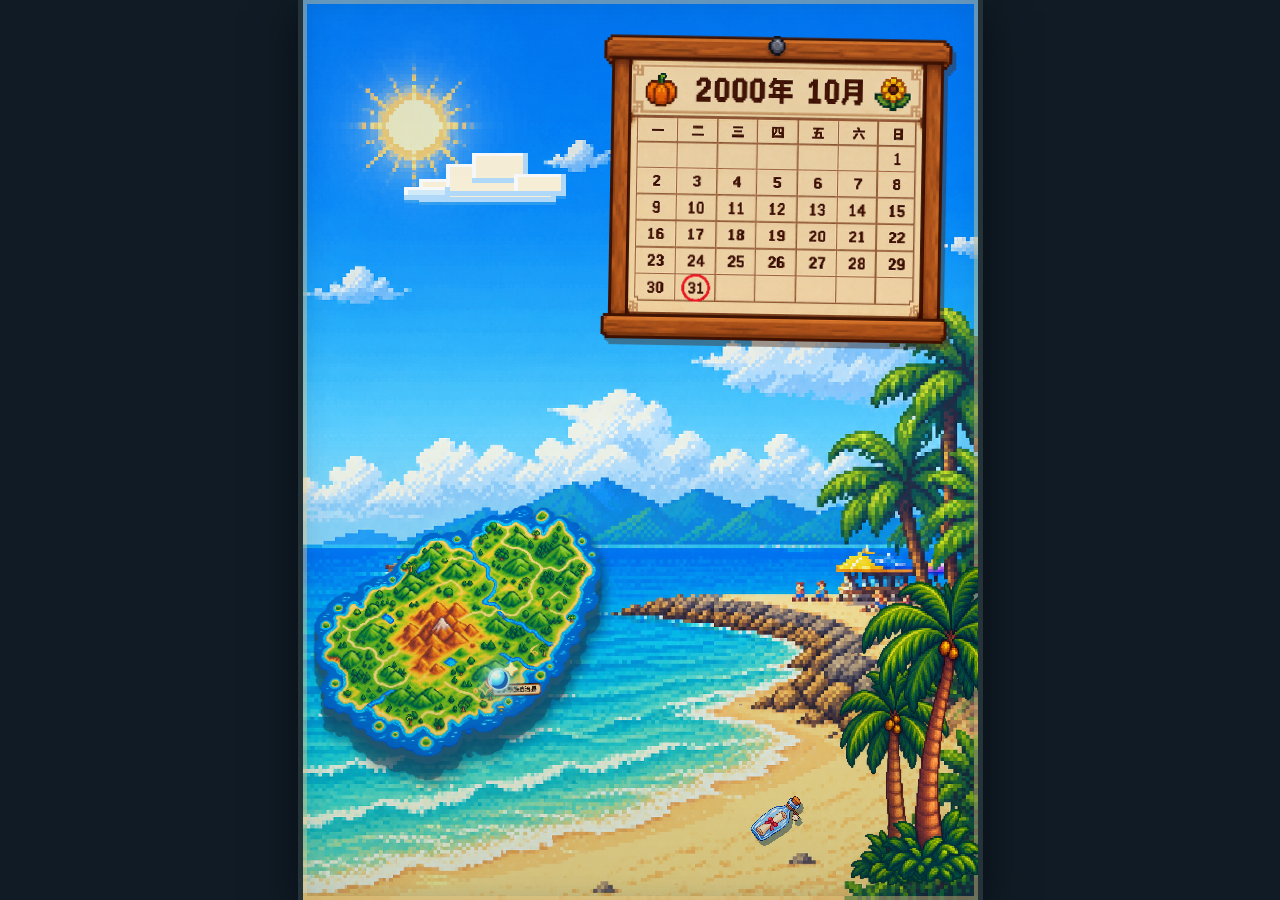
<file: R1/index.html>
<!doctype html>
<html lang="zh-CN">
<head>
  <meta charset="utf-8">
  <meta name="viewport" content="width=device-width, initial-scale=1, maximum-scale=1, viewport-fit=cover">
  <meta name="theme-color" content="#0878d9">
  <title>海岛奇缘 · 灵珠降世</title>
  <link rel="stylesheet" href="style.css">
</head>
<body>
  <main class="world" aria-label="海岛奇缘第一页">
    <div class="sky-glow" aria-hidden="true"></div>
    <div class="cloud" aria-hidden="true"><i></i><i></i><i></i><i></i><i></i></div>
    <figure class="calendar" aria-label="十月日历木框、日历和庚辰年木牌">
      <img class="calendar-sheet" src="素材/Fig.3.2像素风十月日历与南瓜向日葵.png" alt="十月日历，生日日期已圈出">
      <img class="calendar-next" src="素材/Fig.3.5 2026年11月像素风生日日历.png" alt="2026年11月像素风生日日历">
      <img class="calendar-frame" src="素材/Fig.3.3像素木制边框与金属铆钉.png" alt="像素木制日历边框">
    </figure>
    <figure class="island"><img src="素材/Fig.2像素艺术陵水岛屿地图.png" alt="陵水岛屿地图"></figure>
    <button class="message-bottle" type="button" aria-label="打开漂流瓶">
      <img src="素材/Fig.6像素艺术漂流瓶与藏宝信.png" alt="">
    </button>
    <figure class="mystery-letter" role="dialog" aria-label="神秘来信" aria-hidden="true">
      <img src="素材/Fig.6.1像素艺术神秘来信 parchment.png" alt="神秘来信">
      <button class="letter-dismiss" type="button" aria-label="收起神秘来信">×</button>
    </figure>
    <button class="palm-tree palm-tree-1" type="button" aria-label="摇晃棕榈树">
      <img src="素材/Fig.5.1.png" alt="">
    </button>
    <button class="palm-tree palm-tree-2" type="button" aria-label="摇晃棕榈树">
      <img src="素材/Fig.5.2.png" alt="">
    </button>
    <div class="landing-glow" aria-hidden="true"></div>
    <button class="spirit" type="button" aria-label="灵珠，点击切换为魔丸">
      <span class="aura"></span><span class="orb"><i></i></span><span class="spark s1">✦</span><span class="spark s2">✧</span>
    </button>
  </main>
  <script src="scene.js"></script>
</body>
</html>
</file>
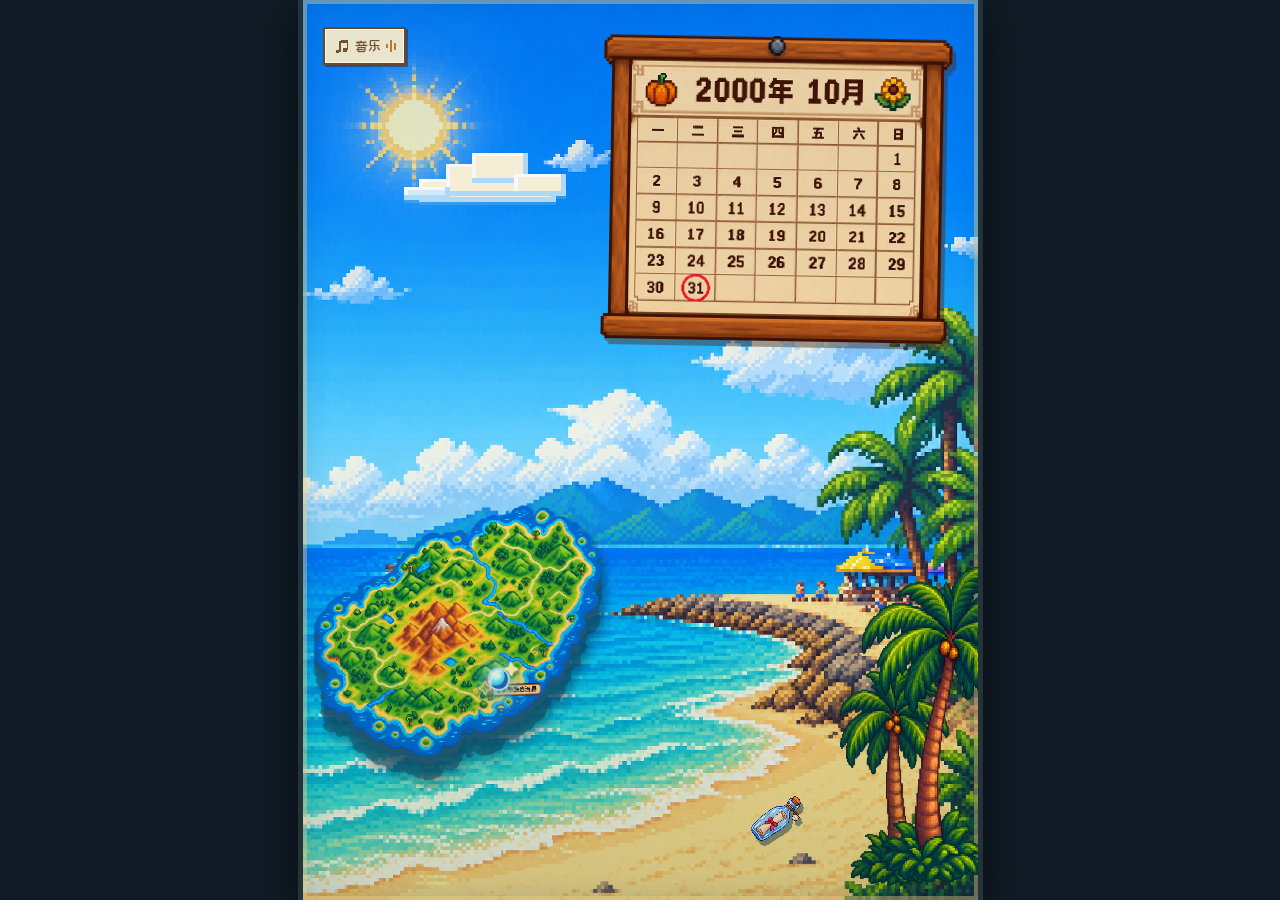
<file: R2/index.html>
<!doctype html>
<html lang="zh-CN">
<head>
  <meta charset="utf-8">
  <meta name="viewport" content="width=device-width, initial-scale=1, maximum-scale=1, viewport-fit=cover">
  <meta name="theme-color" content="#0878d9">
  <title>海岛奇缘 · 灵珠降世</title>
  <link rel="stylesheet" href="style.css?v=20261018-island-music">
</head>
<body>
  <main class="world" aria-label="海岛奇缘第一页">
    <button class="music-toggle" type="button" aria-label="开启背景音乐" aria-pressed="true" data-state="ready" title="开启背景音乐">
      <svg class="music-note" viewBox="0 0 20 20" width="20" height="20" aria-hidden="true"><path d="M7 4h2V2h9v12h-2V6H9v10H7zM3 14h4v4H3zM12 12h4v4h-4z" fill="currentColor"/></svg>
      <span>音乐</span><span class="music-levels" aria-hidden="true"><i></i><i></i><i></i></span>
    </button>
    <div class="sky-glow" aria-hidden="true"></div>
    <div class="cloud" aria-hidden="true"><i></i><i></i><i></i><i></i><i></i></div>
    <figure class="calendar" aria-label="十月日历木框、日历和庚辰年木牌">
      <img class="calendar-sheet" src="素材/Fig.3.2像素风十月日历与南瓜向日葵.png" alt="十月日历，生日日期已圈出" draggable="false">
      <img class="calendar-next" src="素材/Fig.3.5 2026年11月像素风生日日历.png" alt="2026年11月像素风生日日历">
      <img class="calendar-frame" src="素材/Fig.3.3像素木制边框与金属铆钉.png" alt="像素木制日历边框">
    </figure>
    <figure class="island"><img src="素材/Fig.2像素艺术陵水岛屿地图.png" alt="陵水岛屿地图"></figure>
    <figure class="second-page-element page-two-character" aria-label="海岛上的派对女孩" aria-hidden="true">
      <img class="party-girl-image" src="素材/Fig.8欢庆派对帽像素少女.png" alt="">
    </figure>
    <figure class="second-page-element page-two-fisher" aria-label="海岛上的夜钓渔夫" aria-hidden="true">
      <img src="素材/Fig.9.1像素风渔夫与水波 Sprite.png" alt="">
    </figure>
    <figure class="second-page-element page-two-fireworks" aria-label="海岛上的烟花礼盒" aria-hidden="true">
      <button class="firework-launcher" type="button" aria-label="点燃烟花" disabled>
        <img class="firework-box" src="素材/Fig.9.2像素烟花礼盒与彩色爆竹.png" alt="">
      </button>
    </figure>
    <div class="firework-layer" aria-hidden="true">
      <img class="firework-match-cursor" src="素材/Fig.9.3像素艺术燃烧的火柴.png" alt="">
    </div>
    <button class="message-bottle" type="button" aria-label="打开漂流瓶">
      <img src="素材/Fig.6像素艺术漂流瓶与藏宝信.png" alt="">
    </button>
    <figure class="mystery-letter" role="dialog" aria-label="神秘来信" aria-hidden="true">
      <img src="素材/Fig.6.1像素艺术神秘来信 parchment.png" alt="神秘来信">
      <button class="letter-dismiss" type="button" aria-label="收起神秘来信">×</button>
    </figure>
    <button class="palm-tree palm-tree-1" type="button" aria-label="摇晃棕榈树">
      <img src="素材/Fig.5.1.png" alt="">
    </button>
    <button class="palm-tree palm-tree-2" type="button" aria-label="摇晃棕榈树">
      <img src="素材/Fig.5.2.png" alt="">
    </button>
    <button class="page-two-cat" type="button" aria-label="抚摸停下来的黑猫" aria-hidden="true" disabled>
      <img class="black-cat-image" src="素材/Fig.11.1透明背景像素黑猫精灵.png" alt="">
    </button>
    <div class="easter-egg" role="button" tabindex="-1" aria-label="染红的复活节彩蛋" aria-hidden="true">
      <span class="easter-egg-aura"></span>
      <img src="素材/Fig.9.4像素红色复活节彩蛋.png" alt="">
    </div>
    <section class="egg-dialog" role="dialog" aria-label="复活节彩蛋提示" aria-modal="false" aria-hidden="true">
      <p>这是一个染红的鸡蛋喵~听说是来自古老的传统喵~吃掉会带来好运喵~你要吃掉它嘛？喵~</p>
      <div class="egg-dialog-actions">
        <button class="egg-eat" type="button">吃掉</button>
        <button class="egg-discard" type="button" disabled aria-disabled="true">丢掉</button>
      </div>
    </section>
    <button class="fishing-exclamation" type="button" aria-label="查看钓鱼收获" aria-hidden="true" disabled>
      <img src="素材/Fig.9.6像素风黄色感叹号爆发图标.png" alt="">
    </button>
    <section class="necklace-dialog" role="dialog" aria-label="冰蓝宝石项链介绍" aria-modal="false" aria-hidden="true">
      <h2 class="necklace-card-title"><span aria-hidden="true">✦</span> 物品介绍</h2>
      <p>来自深海龙宫的至宝喵~听说是公主最喜欢的项链喵~你要戴上试试看嘛？喵~</p>
      <div class="necklace-dialog-actions">
        <button class="necklace-wear" type="button">戴上</button>
        <button class="necklace-discard" type="button" disabled aria-disabled="true">丢掉</button>
      </div>
    </section>
    <figure class="page-two-necklace" aria-label="冰蓝宝石水滴项链" aria-hidden="true">
      <img src="素材/Fig.9.5像素风冰蓝宝石水滴项链.png" alt="">
    </figure>
    <figure class="page-two-reward-farmer" aria-label="戴草帽的农场少年" aria-hidden="true">
      <img src="素材/Fig.10戴草帽的像素农场少年.png" alt="">
    </figure>
    <section class="birthday-dialog" role="dialog" aria-label="黑猫的生日祝福" aria-describedby="birthday-message" aria-modal="false" aria-hidden="true" tabindex="-1">
      <button class="birthday-dismiss" type="button" aria-label="收起生日祝福">×</button>
      <span class="birthday-dialog-star" aria-hidden="true">✦</span>
      <p id="birthday-message"><strong>yy陛下生日快乐！</strong><br>喵~永远开心喵~永远幸福喵~</p>
    </section>
    <div class="landing-glow" aria-hidden="true"></div>
    <button class="spirit" type="button" aria-label="灵珠，点击切换为魔丸">
      <span class="aura"></span><span class="orb"><i></i></span><span class="spark s1">✦</span><span class="spark s2">✧</span>
    </button>
  </main>
  <audio class="palm-rustle-sound" src="素材/棕榈树叶沙沙声.wav" preload="auto" aria-hidden="true"></audio>
  <audio class="cat-meow-sound" src="素材/小黑猫出场喵喵.wav?v=20261018-cat-meow" preload="auto" aria-hidden="true"></audio>
  <audio class="music-day" loop preload="auto" aria-hidden="true"><source src="素材/晴日海风.ogg?v=20261018-quiet-mix" type="audio/ogg"><source src="素材/晴日海风.wav?v=20261018-quiet-mix" type="audio/wav"></audio>
  <audio class="music-festival" loop preload="auto" aria-hidden="true"><source src="素材/星灯庆典.ogg?v=20261018-quiet-mix" type="audio/ogg"><source src="素材/星灯庆典.wav?v=20261018-quiet-mix" type="audio/wav"></audio>
  <script src="firework-audio.js?v=20261018-quiet-mix"></script>
  <script src="birthday-fireworks.js?v=20261018-firework-audio"></script>
  <script src="firework-shapes.js?v=20261018-soft-26"></script>
  <script src="island-fireworks.js?v=20261018-firework-audio"></script>
  <script src="scene-music.js?v=20261018-quiet-mix"></script>
  <script src="scene.js?v=20261018-cat-meow"></script>
</body>
</html>
</file>
<file: R1/style.css>
@import url('https://fonts.googleapis.com/css2?family=ZCOOL+KuaiLe&display=swap');
*{box-sizing:border-box;-webkit-tap-highlight-color:transparent}
html,body{margin:0;width:100%;height:100%;overflow:hidden;background:#101b25}
body{display:grid;place-items:center;font-family:'ZCOOL KuaiLe','Microsoft YaHei',sans-serif}
.world{position:relative;isolation:isolate;width:min(100vw,75dvh);height:min(133.333vw,100dvh);overflow:hidden;container-type:inline-size;background:#148bea url('素材/Fig.1.1像素艺术热带海滩风光.png') center center/cover no-repeat;box-shadow:0 0 0 5px #24333a,0 12px 45px #0009;image-rendering:pixelated}
.world:after{content:"";position:absolute;inset:0;pointer-events:none;z-index:8;background:linear-gradient(180deg,#00204a10 0%,transparent 48%,#112d1930 100%);box-shadow:inset 0 0 0 4px #f7d08366,inset 0 0 28px #00376730}
.sky-glow{position:absolute;inset:0 0 40%;z-index:0;background:linear-gradient(180deg,#145fec14,#43caff0a);pointer-events:none}
figure{margin:0;position:absolute;z-index:2}.calendar{right:3.5%;top:3%;width:53%;aspect-ratio:1312/1199;filter:drop-shadow(4px 6px 0 #44302477);transform:rotate(1deg)}.calendar img,.island img{display:block;width:100%;height:auto;image-rendering:pixelated}.calendar img{position:absolute;left:0;top:0}.calendar-sheet{z-index:1}.calendar-plaque{z-index:2;left:17%;top:77%;width:66%!important}.calendar-frame{z-index:3}.island{left:20%;top:47%;width:57%;filter:drop-shadow(0 8px 0 #215d7d) drop-shadow(0 16px 0 #16476790) drop-shadow(5px 8px 4px #002d4f80);transform:perspective(700px) rotateX(9deg) rotateZ(-2deg);transform-origin:center bottom}
.cloud{position:absolute;z-index:1;top:17%;left:15%;width:27%;height:7%;animation:cloud-drift 9s ease-in-out infinite alternate;filter:drop-shadow(0 3px 0 #62b8ec66)}.cloud i{position:absolute;display:block;background:#fff5db;box-shadow:inset -5px -5px #b6dfff,inset 4px 3px #fff;image-rendering:pixelated}.cloud i:nth-child(1){left:8%;top:42%;width:75%;height:35%}.cloud i:nth-child(2){left:23%;top:18%;width:43%;height:50%}.cloud i:nth-child(3){left:37%;top:0;width:31%;height:48%}.cloud i:nth-child(4){left:60%;top:34%;width:29%;height:35%}.cloud i:nth-child(5){left:0;top:54%;width:25%;height:21%;background:#d9f2ff}
.landing-glow{position:absolute;z-index:3;left:54%;top:80.5%;width:6%;aspect-ratio:1;border-radius:50%;background:#fff1a8;filter:blur(12px);opacity:.32;animation:ground-pulse 2s ease-in-out infinite}
.spirit{position:absolute;z-index:4;left:56.4%;top:80.5%;width:7%;aspect-ratio:1;border:0;padding:0;background:transparent;cursor:pointer;touch-action:manipulation;transform:translate(-50%,-50%);animation:fall 2.8s cubic-bezier(.2,.7,.25,1) both,hover 2.4s ease-in-out 2.8s infinite;filter:drop-shadow(0 4px 0 #235c9b66)}.aura{position:absolute;inset:-55%;border-radius:50%;background:radial-gradient(circle,#b6f5ff70 0,#68d9ff36 35%,transparent 68%);animation:aura 2s ease-in-out infinite}.orb{position:absolute;inset:17%;border-radius:50%;background:radial-gradient(circle at 34% 27%,#fffbd2 0 9%,#d7fff6 10% 20%,#84f8ff 30%,#33baff 60%,#3778de 78%,#263d99 100%);box-shadow:inset -3px -3px 0 #2366b9,inset 2px 2px 0 #fff9,0 0 0 2px #d9ffffaa,0 0 12px #b0ffff;transition:background .25s,filter .25s,transform .25s;image-rendering:pixelated}.orb i{position:absolute;left:23%;top:16%;width:18%;height:13%;background:#fff;border-radius:50%;box-shadow:4px 2px 0 #fff8}.spark{position:absolute;color:#fff8b8;text-shadow:1px 1px #e8a940;font-size:clamp(10px,3cqw,15px);animation:twinkle 1.5s steps(2) infinite}.s1{right:-20%;top:-16%}.s2{left:-22%;bottom:-12%;animation-delay:.6s}.spirit:hover .orb,.spirit:focus-visible .orb{transform:scale(1.12)}.spirit.transformed .orb{background:radial-gradient(circle at 34% 27%,#ffd6ad 0 9%,#ff9d63 10% 20%,#ef4b3b 36%,#b51436 70%,#4b163d 100%);box-shadow:inset -3px -3px 0 #741837,inset 2px 2px 0 #ffe0a4,0 0 0 2px #ffb887aa,0 0 14px #ff543d}.spirit.transformed .aura{background:radial-gradient(circle,#ff8a4d70 0,#f346543a 38%,transparent 68%)}.spirit.transformed .spark{color:#ffc87b}
.foreground-palm{position:absolute;z-index:6;right:-1%;bottom:1%;width:23%;height:26%;transform-origin:72% 96%;animation:palm-sway 4.5s ease-in-out infinite;filter:drop-shadow(3px 4px 0 #143e3466)}.palm-trunk{position:absolute;right:31%;bottom:0;width:11%;height:70%;background:repeating-linear-gradient(0deg,#714328 0 7px,#a86a36 7px 12px,#593923 12px 15px);clip-path:polygon(38% 0,68% 0,100% 100%,0 100%);border-left:2px solid #d2944d}.palm-crown{position:absolute;left:8%;top:0;width:86%;height:42%}.palm-crown i{position:absolute;width:51%;height:30%;background:linear-gradient(180deg,#6ea925 0 25%,#38781e 26% 66%,#1c5426 67%);clip-path:polygon(0 15%,35% 0,67% 25%,100% 90%,65% 66%,33% 51%,10% 100%);transform-origin:100% 50%;filter:drop-shadow(2px 2px 0 #234d20)}.palm-crown i:nth-child(1){left:0;top:31%;transform:rotate(195deg)}.palm-crown i:nth-child(2){left:12%;top:2%;transform:rotate(230deg)}.palm-crown i:nth-child(3){left:32%;top:0;transform:rotate(270deg)}.palm-crown i:nth-child(4){left:48%;top:10%;transform:rotate(310deg)}.palm-crown i:nth-child(5){left:49%;top:37%;transform:rotate(345deg)}.palm-crown i:nth-child(6){left:21%;top:42%;transform:rotate(155deg)}.palm-crown i:nth-child(7){left:31%;top:22%;width:28%;height:28%;background:#4c7025;clip-path:polygon(30% 0,70% 0,100% 100%,0 100%)}
.hint{position:absolute;z-index:5;left:50%;top:78%;transform:translateX(-50%);padding:7px 12px;color:#fff8da;font-size:clamp(12px,3.5cqw,17px);white-space:nowrap;text-shadow:2px 2px #4b3929, -1px -1px #4b3929;opacity:.92;animation:hint 2s steps(2) infinite}.hint.awake{color:#ffd8ac}.bottom-label{position:absolute;z-index:5;left:50%;bottom:2.5%;transform:translateX(-50%);font-size:clamp(10px,2.8cqw,14px);white-space:nowrap;color:#fff1bf;text-shadow:2px 2px #49351e,-1px -1px #49351e}.pixel-star{color:#ffdf75}
@keyframes fall{0%{left:34%;top:24%;transform:translate(-50%,-50%) scale(.7);opacity:0}12%{opacity:1}75%{left:51%;top:65%;transform:translate(-50%,-50%) scale(1)}88%{left:56.4%;top:80%;transform:translate(-50%,-50%) scale(1.18,.8)}100%{left:56.4%;top:80.5%;transform:translate(-50%,-50%) scale(1)}}@keyframes hover{0%,100%{margin-top:0}50%{margin-top:-4px}}@keyframes aura{50%{transform:scale(1.15);opacity:.65}}@keyframes twinkle{50%{opacity:.25;transform:scale(.75)}}@keyframes cloud-drift{to{transform:translateX(16px)}}@keyframes ground-pulse{50%{opacity:.65;transform:scale(1.3)}}@keyframes hint{50%{opacity:.55}}@keyframes palm-sway{0%,100%{transform:rotate(-1.5deg)}50%{transform:rotate(2deg)}}
.landing-glow{left:38.4%;top:78.5%;width:5%;filter:blur(10px)}
.spirit{left:39.9%;top:78.5%;width:4.5%;filter:drop-shadow(0 3px 0 #235c9b66)}
@keyframes fall{0%{left:34%;top:24%;transform:translate(-50%,-50%) scale(.7);opacity:0}12%{opacity:1}75%{left:36%;top:61%;transform:translate(-50%,-50%) scale(1)}88%{left:39.9%;top:78.1%;transform:translate(-50%,-50%) scale(1.18,.8)}100%{left:39.9%;top:78.5%;transform:translate(-50%,-50%) scale(1)}}
@keyframes hover{0%,100%{margin-top:0}50%{margin-top:-3px}}
.landing-glow{left:51%;top:77%;width:4%;}
.spirit{left:53.6%;top:77%;width:4.2%;}
.hint{top:88%;}
.foreground-palm{right:0;bottom:0;width:22%;height:41%;}
.foreground-palm .palm-trunk{height:78%;}
.foreground-palm .palm-crown{height:45%;}
.island{left:1%;top:52%;width:45%;}
.message-bottle{position:absolute;left:24%;bottom:6%;width:13%;z-index:7;transform:translateX(300%);padding:0;border:0;background:transparent;line-height:0;cursor:pointer;touch-action:manipulation;filter:drop-shadow(3px 5px 0 #123c5a80);transition:filter .2s ease,transform .2s ease}
.message-bottle img{display:block;width:100%;height:auto;image-rendering:pixelated}
.message-bottle:hover,.message-bottle:focus-visible{filter:drop-shadow(3px 5px 0 #123c5a80) brightness(1.1)}
.message-bottle:focus-visible{outline:2px solid #ffeaa1;outline-offset:3px}
.mystery-letter{position:absolute;left:10%;top:44%;width:78%;z-index:11;pointer-events:none;opacity:0;transform-origin:85% 90%;filter:drop-shadow(5px 7px 0 #4d241477)}
.mystery-letter img{display:block;width:100%;height:auto;image-rendering:pixelated}
.mystery-letter.open{animation:letter-unfurl .9s cubic-bezier(.2,.82,.24,1) forwards;pointer-events:none}
.letter-dismiss{position:absolute;left:15%;right:auto;top:4%;width:clamp(22px,6cqw,34px);aspect-ratio:1;padding:0;border:2px solid #5c2a19;background:#f0b76a;color:#5c2a19;font:700 clamp(14px,4cqw,22px)/1 'Courier New',monospace;cursor:pointer;pointer-events:auto;box-shadow:2px 2px 0 #6e321d;opacity:0;transition:opacity .2s ease}
.mystery-letter:not(.open) .letter-dismiss{pointer-events:none}
.mystery-letter.open .letter-dismiss{opacity:1;transition-delay:.85s}
.letter-dismiss:hover,.letter-dismiss:focus-visible{background:#ffd98b;color:#2e1720}
.letter-dismiss:focus-visible{outline:2px solid #fff5bd;outline-offset:2px}
.landing-glow{left:26.5%;top:75.5%;}
.spirit{left:29%;top:75.5%;}
.foreground-palm{display:none;}
.palm-tree{position:absolute;z-index:6;bottom:-1%;display:block;padding:0;border:0;background:transparent;line-height:0;cursor:pointer;transform:scale(var(--tree-scale,1));transform-origin:50% 96%;touch-action:manipulation}
.palm-tree img{display:block;width:100%;height:auto;image-rendering:pixelated;pointer-events:none}
.palm-tree-1{right:-8%;bottom:0;width:24%;z-index:9;--tree-scale:1.2}
.palm-tree-2{right:3%;bottom:0;width:19%;z-index:8;--tree-scale:1.2}
.palm-tree.shaking{animation:tree-shake .72s steps(2,end)}
@keyframes tree-shake{0%,100%{transform:scale(var(--tree-scale,1)) rotate(0)}20%{transform:scale(var(--tree-scale,1)) rotate(-3deg)}45%{transform:scale(var(--tree-scale,1)) rotate(3deg)}70%{transform:scale(var(--tree-scale,1)) rotate(-2deg)}}
 .spirit{animation:fall 3.8s linear both,hover 2.4s ease-in-out 3.8s infinite;}
.palm-crown i{width:63%;height:24%;background:linear-gradient(180deg,#75b72d 0 24%,#397c20 25% 68%,#1c5426 69%);clip-path:polygon(0 40%,18% 20%,43% 22%,72% 34%,100% 48%,72% 53%,43% 66%,19% 82%)}
.palm-crown i:nth-child(1){left:-3%;top:42%;transform:rotate(195deg)}
.palm-crown i:nth-child(2){left:7%;top:21%;transform:rotate(225deg)}
.palm-crown i:nth-child(3){left:25%;top:7%;transform:rotate(260deg)}
.palm-crown i:nth-child(4){left:42%;top:13%;transform:rotate(300deg)}
.palm-crown i:nth-child(5){left:45%;top:39%;transform:rotate(340deg)}
.palm-crown i:nth-child(6){left:12%;top:51%;transform:rotate(160deg)}
.palm-crown i:nth-child(7){left:31%;top:31%;width:22%;height:22%;background:#4c7025;clip-path:polygon(30% 0,70% 0,100% 100%,0 100%)}
@keyframes fall{0%{left:34%;top:24%;transform:translate(-50%,-50%) scale(.7);opacity:0}10%{opacity:1}100%{left:29%;top:75.5%;transform:translate(-50%,-50%) scale(1)}}
@keyframes letter-unfurl{0%{opacity:0;transform:translate(78%,88%) scale(.1) rotate(16deg)}18%{opacity:1}62%{transform:translate(2%,-2%) scale(1.03) rotate(-2deg)}100%{opacity:1;transform:translate(0,0) scale(1) rotate(0)}}
.calendar-sheet,.calendar-next{left:4%!important;top:1.5%!important;width:92%!important}
.calendar-next{z-index:0;pointer-events:none;top:1.5%!important}
.calendar-sheet,.calendar-next{left:3.54%!important;width:92.92%!important}
.calendar-sheet{top:1%!important}
.calendar-frame{pointer-events:none}.calendar-sheet{touch-action:none;cursor:grab;user-select:none;transition:filter .2s ease}.calendar-sheet.dragging{cursor:grabbing;filter:brightness(1.08)}.calendar-sheet.falling{pointer-events:none;animation:calendar-drop .9s cubic-bezier(.28,.72,.45,1) forwards}
@keyframes calendar-drop{0%{transform:translate(0,0) rotate(0);opacity:1}20%{transform:translate(1%,8%) rotate(1deg);opacity:1}100%{transform:translate(5%,92%) rotate(12deg);opacity:0}}
@media(max-aspect-ratio:3/4){.world{width:100vw;height:133.333vw;max-height:100dvh}}@media(prefers-reduced-motion:reduce){*,*:before,*:after{animation-duration:.01ms!important;animation-iteration-count:1!important;scroll-behavior:auto!important}}
</file>
<file: R2/style.css>
@import url('https://fonts.googleapis.com/css2?family=ZCOOL+KuaiLe&display=swap');
*{box-sizing:border-box;-webkit-tap-highlight-color:transparent}
html,body{margin:0;width:100%;height:100%;overflow:hidden;background:#101b25}
body{display:grid;place-items:center;font-family:'ZCOOL KuaiLe','Microsoft YaHei',sans-serif}
.music-toggle{position:absolute;left:3%;top:3%;z-index:12;display:flex;align-items:center;gap:5px;min-height:38px;padding:6px 8px;border:2px solid #67482d;background:#fff0cce8;color:#725032;box-shadow:2px 2px 0 #3a2b2a88,inset 0 0 0 1px #fff9df;font:inherit;font-size:clamp(11px,2.5cqw,14px);line-height:1;cursor:pointer;touch-action:manipulation}
.music-toggle:hover{background:#fff6dc}.music-toggle:focus-visible{outline:2px solid #fff7c9;outline-offset:3px}
.music-note{flex:none;width:17px;height:17px;shape-rendering:crispEdges}.music-levels{display:flex;align-items:center;gap:2px;height:16px}.music-levels i{display:block;width:2px;height:4px;background:#b67a36;transform-origin:center;animation:music-meter .8s steps(3,end) infinite alternate;animation-play-state:paused}.music-levels i:nth-child(2){height:12px;animation-delay:-.3s}.music-levels i:nth-child(3){height:7px;animation-delay:-.6s}.music-toggle[data-state=playing] .music-levels i{animation-play-state:running}.music-toggle[data-state=off]{color:#8b8580;background:#e8e1d4e8}.music-toggle[data-state=off] .music-levels i{height:2px;background:#8b8580}.world.page-two .music-toggle{background:#24294be8;border-color:#c5a979;color:#ffe8b5;box-shadow:2px 2px 0 #11182d,inset 0 0 0 1px #5b5370}.world.page-two .music-toggle[data-state=off]{color:#aaa8bb}
@keyframes music-meter{from{transform:scaleY(.4)}to{transform:scaleY(1)}}
.world{position:relative;isolation:isolate;width:min(100vw,75dvh);height:min(133.333vw,100dvh);overflow:hidden;overflow:clip;container-type:inline-size;background:#148bea url('素材/Fig.1.1像素艺术热带海滩风光.png') center center/cover no-repeat;box-shadow:0 0 0 5px #24333a,0 12px 45px #0009;image-rendering:pixelated}
.world:after{content:"";position:absolute;inset:0;pointer-events:none;z-index:8;background:linear-gradient(180deg,#00204a10 0%,transparent 48%,#112d1930 100%);box-shadow:inset 0 0 0 4px #f7d08366,inset 0 0 28px #00376730}
.sky-glow{position:absolute;inset:0 0 40%;z-index:0;background:linear-gradient(180deg,#145fec14,#43caff0a);pointer-events:none}
figure{margin:0;position:absolute;z-index:2}.calendar{right:3.5%;top:3%;width:53%;aspect-ratio:1312/1199;filter:drop-shadow(4px 6px 0 #44302477);transform:rotate(1deg)}.calendar img,.island img{display:block;width:100%;height:auto;image-rendering:pixelated}.calendar img{position:absolute;left:0;top:0}.calendar-sheet{z-index:1}.calendar-plaque{z-index:2;left:17%;top:77%;width:66%!important}.calendar-frame{z-index:3}.island{left:20%;top:47%;width:57%;filter:drop-shadow(0 8px 0 #215d7d) drop-shadow(0 16px 0 #16476790) drop-shadow(5px 8px 4px #002d4f80);transform:perspective(700px) rotateX(9deg) rotateZ(-2deg);transform-origin:center bottom}
.cloud{position:absolute;z-index:1;top:17%;left:15%;width:27%;height:7%;animation:cloud-drift 9s ease-in-out infinite alternate;filter:drop-shadow(0 3px 0 #62b8ec66)}.cloud i{position:absolute;display:block;background:#fff5db;box-shadow:inset -5px -5px #b6dfff,inset 4px 3px #fff;image-rendering:pixelated}.cloud i:nth-child(1){left:8%;top:42%;width:75%;height:35%}.cloud i:nth-child(2){left:23%;top:18%;width:43%;height:50%}.cloud i:nth-child(3){left:37%;top:0;width:31%;height:48%}.cloud i:nth-child(4){left:60%;top:34%;width:29%;height:35%}.cloud i:nth-child(5){left:0;top:54%;width:25%;height:21%;background:#d9f2ff}
.landing-glow{position:absolute;z-index:3;left:54%;top:80.5%;width:6%;aspect-ratio:1;border-radius:50%;background:#fff1a8;filter:blur(12px);opacity:.32;animation:ground-pulse 2s ease-in-out infinite}
.spirit{position:absolute;z-index:4;left:56.4%;top:80.5%;width:7%;aspect-ratio:1;border:0;padding:0;background:transparent;cursor:pointer;touch-action:manipulation;transform:translate(-50%,-50%);animation:fall 2.8s cubic-bezier(.2,.7,.25,1) both,hover 2.4s ease-in-out 2.8s infinite;filter:drop-shadow(0 4px 0 #235c9b66)}.aura{position:absolute;inset:-55%;border-radius:50%;background:radial-gradient(circle,#b6f5ff70 0,#68d9ff36 35%,transparent 68%);animation:aura 2s ease-in-out infinite}.orb{position:absolute;inset:17%;border-radius:50%;background:radial-gradient(circle at 34% 27%,#fffbd2 0 9%,#d7fff6 10% 20%,#84f8ff 30%,#33baff 60%,#3778de 78%,#263d99 100%);box-shadow:inset -3px -3px 0 #2366b9,inset 2px 2px 0 #fff9,0 0 0 2px #d9ffffaa,0 0 12px #b0ffff;transition:background .25s,filter .25s,transform .25s;image-rendering:pixelated}.orb i{position:absolute;left:23%;top:16%;width:18%;height:13%;background:#fff;border-radius:50%;box-shadow:4px 2px 0 #fff8}.spark{position:absolute;color:#fff8b8;text-shadow:1px 1px #e8a940;font-size:clamp(10px,3cqw,15px);animation:twinkle 1.5s steps(2) infinite}.s1{right:-20%;top:-16%}.s2{left:-22%;bottom:-12%;animation-delay:.6s}.spirit:hover .orb,.spirit:focus-visible .orb{transform:scale(1.12)}.spirit.transformed .orb{background:radial-gradient(circle at 34% 27%,#ffd6ad 0 9%,#ff9d63 10% 20%,#ef4b3b 36%,#b51436 70%,#4b163d 100%);box-shadow:inset -3px -3px 0 #741837,inset 2px 2px 0 #ffe0a4,0 0 0 2px #ffb887aa,0 0 14px #ff543d}.spirit.transformed .aura{background:radial-gradient(circle,#ff8a4d70 0,#f346543a 38%,transparent 68%)}.spirit.transformed .spark{color:#ffc87b}
.foreground-palm{position:absolute;z-index:6;right:-1%;bottom:1%;width:23%;height:26%;transform-origin:72% 96%;animation:palm-sway 4.5s ease-in-out infinite;filter:drop-shadow(3px 4px 0 #143e3466)}.palm-trunk{position:absolute;right:31%;bottom:0;width:11%;height:70%;background:repeating-linear-gradient(0deg,#714328 0 7px,#a86a36 7px 12px,#593923 12px 15px);clip-path:polygon(38% 0,68% 0,100% 100%,0 100%);border-left:2px solid #d2944d}.palm-crown{position:absolute;left:8%;top:0;width:86%;height:42%}.palm-crown i{position:absolute;width:51%;height:30%;background:linear-gradient(180deg,#6ea925 0 25%,#38781e 26% 66%,#1c5426 67%);clip-path:polygon(0 15%,35% 0,67% 25%,100% 90%,65% 66%,33% 51%,10% 100%);transform-origin:100% 50%;filter:drop-shadow(2px 2px 0 #234d20)}.palm-crown i:nth-child(1){left:0;top:31%;transform:rotate(195deg)}.palm-crown i:nth-child(2){left:12%;top:2%;transform:rotate(230deg)}.palm-crown i:nth-child(3){left:32%;top:0;transform:rotate(270deg)}.palm-crown i:nth-child(4){left:48%;top:10%;transform:rotate(310deg)}.palm-crown i:nth-child(5){left:49%;top:37%;transform:rotate(345deg)}.palm-crown i:nth-child(6){left:21%;top:42%;transform:rotate(155deg)}.palm-crown i:nth-child(7){left:31%;top:22%;width:28%;height:28%;background:#4c7025;clip-path:polygon(30% 0,70% 0,100% 100%,0 100%)}
.hint{position:absolute;z-index:5;left:50%;top:78%;transform:translateX(-50%);padding:7px 12px;color:#fff8da;font-size:clamp(12px,3.5cqw,17px);white-space:nowrap;text-shadow:2px 2px #4b3929, -1px -1px #4b3929;opacity:.92;animation:hint 2s steps(2) infinite}.hint.awake{color:#ffd8ac}.bottom-label{position:absolute;z-index:5;left:50%;bottom:2.5%;transform:translateX(-50%);font-size:clamp(10px,2.8cqw,14px);white-space:nowrap;color:#fff1bf;text-shadow:2px 2px #49351e,-1px -1px #49351e}.pixel-star{color:#ffdf75}
@keyframes fall{0%{left:34%;top:24%;transform:translate(-50%,-50%) scale(.7);opacity:0}12%{opacity:1}75%{left:51%;top:65%;transform:translate(-50%,-50%) scale(1)}88%{left:56.4%;top:80%;transform:translate(-50%,-50%) scale(1.18,.8)}100%{left:56.4%;top:80.5%;transform:translate(-50%,-50%) scale(1)}}@keyframes hover{0%,100%{margin-top:0}50%{margin-top:-4px}}@keyframes aura{50%{transform:scale(1.15);opacity:.65}}@keyframes twinkle{50%{opacity:.25;transform:scale(.75)}}@keyframes cloud-drift{to{transform:translateX(16px)}}@keyframes ground-pulse{50%{opacity:.65;transform:scale(1.3)}}@keyframes hint{50%{opacity:.55}}@keyframes palm-sway{0%,100%{transform:rotate(-1.5deg)}50%{transform:rotate(2deg)}}
.landing-glow{left:38.4%;top:78.5%;width:5%;filter:blur(10px)}
.spirit{left:39.9%;top:78.5%;width:4.5%;filter:drop-shadow(0 3px 0 #235c9b66)}
@keyframes fall{0%{left:34%;top:24%;transform:translate(-50%,-50%) scale(.7);opacity:0}12%{opacity:1}75%{left:36%;top:61%;transform:translate(-50%,-50%) scale(1)}88%{left:39.9%;top:78.1%;transform:translate(-50%,-50%) scale(1.18,.8)}100%{left:39.9%;top:78.5%;transform:translate(-50%,-50%) scale(1)}}
@keyframes hover{0%,100%{margin-top:0}50%{margin-top:-3px}}
.landing-glow{left:51%;top:77%;width:4%;}
.spirit{left:53.6%;top:77%;width:4.2%;}
.hint{top:88%;}
.foreground-palm{right:0;bottom:0;width:22%;height:41%;}
.foreground-palm .palm-trunk{height:78%;}
.foreground-palm .palm-crown{height:45%;}
.island{left:1%;top:52%;width:45%;}
.message-bottle{position:absolute;left:24%;bottom:6%;width:13%;z-index:7;transform:translateX(300%);padding:0;border:0;background:transparent;line-height:0;cursor:pointer;touch-action:manipulation;filter:drop-shadow(3px 5px 0 #123c5a80);transition:filter .2s ease,transform .2s ease}
.message-bottle img{display:block;width:100%;height:auto;image-rendering:pixelated}
.message-bottle:hover,.message-bottle:focus-visible{filter:drop-shadow(3px 5px 0 #123c5a80) brightness(1.1)}
.message-bottle:focus-visible{outline:2px solid #ffeaa1;outline-offset:3px}
.mystery-letter{position:absolute;left:10%;top:44%;width:78%;z-index:11;pointer-events:none;opacity:0;transform-origin:85% 90%;filter:drop-shadow(5px 7px 0 #4d241477)}
.mystery-letter img{display:block;width:100%;height:auto;image-rendering:pixelated}
.mystery-letter.open{animation:letter-unfurl .9s cubic-bezier(.2,.82,.24,1) forwards;pointer-events:none}
.letter-dismiss{position:absolute;left:15%;right:auto;top:4%;width:clamp(22px,6cqw,34px);aspect-ratio:1;padding:0;border:2px solid #5c2a19;background:#f0b76a;color:#5c2a19;font:700 clamp(14px,4cqw,22px)/1 'Courier New',monospace;cursor:pointer;pointer-events:auto;box-shadow:2px 2px 0 #6e321d;opacity:0;transition:opacity .2s ease}
.mystery-letter:not(.open) .letter-dismiss{pointer-events:none}
.mystery-letter.open .letter-dismiss{opacity:1;transition-delay:.85s}
.letter-dismiss:hover,.letter-dismiss:focus-visible{background:#ffd98b;color:#2e1720}
.letter-dismiss:focus-visible{outline:2px solid #fff5bd;outline-offset:2px}
.landing-glow{left:26.5%;top:75.5%;}
.spirit{left:29%;top:75.5%;}
.foreground-palm{display:none;}
.palm-tree{position:absolute;z-index:6;bottom:-1%;display:block;padding:0;border:0;background:transparent;line-height:0;cursor:pointer;transform:scale(var(--tree-scale,1));transform-origin:50% 96%;touch-action:manipulation}
.palm-tree img{display:block;width:100%;height:auto;image-rendering:pixelated;pointer-events:none}
.palm-tree-1{right:-8%;bottom:0;width:24%;z-index:9;--tree-scale:1.2}
.palm-tree-2{right:3%;bottom:0;width:19%;z-index:8;--tree-scale:1.2}
.palm-tree.shaking{animation:tree-shake .72s steps(2,end)}
@keyframes tree-shake{0%,100%{transform:scale(var(--tree-scale,1)) rotate(0)}20%{transform:scale(var(--tree-scale,1)) rotate(-3deg)}45%{transform:scale(var(--tree-scale,1)) rotate(3deg)}70%{transform:scale(var(--tree-scale,1)) rotate(-2deg)}}
 .spirit{animation:fall 3.8s linear both,hover 2.4s ease-in-out 3.8s infinite;}
.palm-crown i{width:63%;height:24%;background:linear-gradient(180deg,#75b72d 0 24%,#397c20 25% 68%,#1c5426 69%);clip-path:polygon(0 40%,18% 20%,43% 22%,72% 34%,100% 48%,72% 53%,43% 66%,19% 82%)}
.palm-crown i:nth-child(1){left:-3%;top:42%;transform:rotate(195deg)}
.palm-crown i:nth-child(2){left:7%;top:21%;transform:rotate(225deg)}
.palm-crown i:nth-child(3){left:25%;top:7%;transform:rotate(260deg)}
.palm-crown i:nth-child(4){left:42%;top:13%;transform:rotate(300deg)}
.palm-crown i:nth-child(5){left:45%;top:39%;transform:rotate(340deg)}
.palm-crown i:nth-child(6){left:12%;top:51%;transform:rotate(160deg)}
.palm-crown i:nth-child(7){left:31%;top:31%;width:22%;height:22%;background:#4c7025;clip-path:polygon(30% 0,70% 0,100% 100%,0 100%)}
@keyframes fall{0%{left:34%;top:24%;transform:translate(-50%,-50%) scale(.7);opacity:0}10%{opacity:1}100%{left:29%;top:75.5%;transform:translate(-50%,-50%) scale(1)}}
@keyframes letter-unfurl{0%{opacity:0;transform:translate(78%,88%) scale(.1) rotate(16deg)}18%{opacity:1}62%{transform:translate(2%,-2%) scale(1.03) rotate(-2deg)}100%{opacity:1;transform:translate(0,0) scale(1) rotate(0)}}
.calendar-sheet,.calendar-next{left:4%!important;top:1.5%!important;width:92%!important}
.calendar-next{z-index:0;pointer-events:none;top:1.5%!important}
.calendar-sheet,.calendar-next{left:3.54%!important;width:92.92%!important}
.calendar-sheet{top:1%!important}
.calendar-frame{pointer-events:none}.calendar-sheet{touch-action:none;cursor:grab;user-select:none;transition:filter .2s ease}.calendar-sheet.dragging{cursor:grabbing;filter:brightness(1.08)}.calendar-sheet.falling{pointer-events:none;animation:calendar-drop .9s cubic-bezier(.28,.72,.45,1) forwards}
@keyframes calendar-drop{0%{transform:translate(0,0) rotate(0);opacity:1}20%{transform:translate(1%,8%) rotate(1deg);opacity:1}100%{transform:translate(5%,92%) rotate(12deg);opacity:0}}
@media(max-aspect-ratio:3/4){.world{width:100vw;height:133.333vw;max-height:100dvh}}@media(prefers-reduced-motion:reduce){*,*:before,*:after{animation-duration:.01ms!important;animation-iteration-count:1!important;scroll-behavior:auto!important}}

.world.page-two{background-image:url('素材/Fig.7月光下的热带海滩篝灯.png')}
.world.page-two .sky-glow{opacity:0}
.world.page-two .cloud,.world.page-two .landing-glow,.world.page-two .spirit,.world.page-two .message-bottle,.world.page-two .mystery-letter{visibility:hidden;opacity:0;pointer-events:none;animation:none!important}
.second-page-element{display:block;opacity:0;pointer-events:none;transform:none;transition:none;filter:drop-shadow(3px 5px 0 #1a142c88)}
.second-page-element img{display:block;width:100%;height:auto;image-rendering:pixelated;pointer-events:none}
.world.page-two .second-page-element{opacity:1;transform:none}
.page-two-character{right:16%;bottom:18%;width:30%;z-index:5}
.page-two-fisher{left:10%;bottom:17%;width:35%;z-index:5}
.page-two-fireworks{right:7%;bottom:9%;width:24%;z-index:6}
.world.page-two .page-two-character{transform:translate(-160%,-10%) scale(1)}
.world.page-two .page-two-fisher{transform:translate(140%,-50%) scale(1)}
.world.page-two .page-two-fireworks{transform:translate(-100%,-100%) scale(.25)}
.world.page-two .page-two-fireworks{pointer-events:auto}
.firework-launcher{position:relative;display:block;width:100%;padding:0;border:0;background:transparent;line-height:0;cursor:pointer;touch-action:manipulation}
.firework-launcher:focus-visible{outline:2px solid #fff0a5;outline-offset:3px}
.firework-launcher img{display:block;width:100%;height:auto;image-rendering:pixelated;pointer-events:none}
.firework-match-cursor{position:absolute;left:0;top:0;width:clamp(48px,10cqw,76px);height:auto;transform:translate(-42%,-7%);image-rendering:pixelated;pointer-events:none;opacity:0;visibility:hidden;transition:opacity .08s steps(2,end)}
.world.match-cursor-active,.world.match-cursor-active *{cursor:none!important}
.world.match-cursor-active .firework-match-cursor{opacity:1;visibility:visible}
.firework-layer{position:absolute;inset:0;z-index:10;overflow:visible;pointer-events:none}
.island-firework-canvas{position:absolute;inset:0;display:block;width:100%;height:100%;pointer-events:none;image-rendering:pixelated}
.firework-match-cursor{z-index:2}
.firework-launcher.igniting img{animation:firework-box-ignite .36s ease-out}
@keyframes firework-box-ignite{0%,100%{filter:none}25%{filter:brightness(1.65) drop-shadow(0 0 8px #ffd576)}60%{filter:brightness(1.12) drop-shadow(0 0 3px #ffac5f)}}
.world.page-two-ready .calendar{opacity:1;transform:rotate(1deg);pointer-events:none;transition:none}
.easter-egg{position:absolute;z-index:10;width:clamp(18px,6cqw,32px);aspect-ratio:1;visibility:hidden;opacity:0;pointer-events:none;image-rendering:pixelated}
.easter-egg.released{visibility:visible;opacity:1}
.easter-egg.landed{pointer-events:auto;cursor:pointer}
.easter-egg:focus-visible{outline:2px solid #ffeaa1;outline-offset:4px}
.easter-egg img{position:relative;z-index:1;display:block;width:100%;height:100%;object-fit:contain;image-rendering:pixelated}
.easter-egg-aura{position:absolute;inset:-70%;border-radius:50%;background:radial-gradient(circle,#ffd77870 0,#ffc94d30 38%,transparent 72%);filter:blur(2px);opacity:0;transform:scale(.82)}
.easter-egg.glowing .easter-egg-aura{opacity:.82;animation:easter-egg-aura 2.2s ease-in-out infinite}
.easter-egg.glowing img{animation:easter-egg-sheen 2.2s ease-in-out infinite}
.easter-egg.eaten{opacity:0;pointer-events:none;animation:egg-consume .36s steps(3,end) forwards}
@keyframes easter-egg-aura{0%,100%{opacity:.48;transform:scale(.82)}50%{opacity:.82;transform:scale(1)}}
@keyframes easter-egg-sheen{0%,100%{filter:drop-shadow(0 0 2px #ffd77855)}50%{filter:drop-shadow(0 0 6px #ffd778aa)}}
@keyframes egg-consume{0%{opacity:1;scale:1}70%{opacity:.6;scale:.85}100%{opacity:0;scale:.45}}
.egg-dialog{position:absolute;left:32%;top:40%;width:40%;max-width:300px;min-width:180px;z-index:20;padding:clamp(8px,1.7cqw,14px);border:4px solid #5a2a1b;background:#f6d9a4;color:#4b241d;box-shadow:4px 4px 0 #241a26,inset 0 0 0 2px #ffe9b7;image-rendering:pixelated;visibility:hidden;opacity:0;pointer-events:none;transform:translateY(8px) scale(.92);transform-origin:50% 100%;font-size:clamp(11px,2.8cqw,15px);line-height:1.45}
.egg-dialog.open{visibility:visible;opacity:1;pointer-events:auto;animation:egg-dialog-pop .24s steps(3,end) both}
.egg-dialog p{margin:0;text-align:left;overflow-wrap:anywhere}
.egg-dialog-actions{display:flex;justify-content:center;gap:clamp(8px,2cqw,16px);margin-top:clamp(8px,1.8cqw,13px)}
.egg-dialog button{min-width:clamp(54px,12cqw,78px);padding:clamp(4px,1cqw,7px) clamp(7px,1.6cqw,12px);border:3px solid #5a2a1b;background:#c96e3d;color:#fff2c7;box-shadow:2px 2px 0 #321a22;font:inherit;line-height:1;cursor:pointer;image-rendering:pixelated}
.egg-dialog button:focus-visible{outline:2px solid #fff4bd;outline-offset:2px}
.egg-dialog button:hover:not(:disabled){background:#e28a4c}
.egg-dialog .egg-discard{background:#9b9188;color:#d8d0c2;cursor:not-allowed;filter:grayscale(.5);opacity:.72}
@keyframes egg-dialog-pop{0%{opacity:0;transform:translateY(8px) scale(.92)}60%{opacity:1;transform:translateY(-2px) scale(1.02)}100%{opacity:1;transform:translateY(0) scale(1)}}
.page-two-character.egg-eaten img{animation:girl-eat-appear .5s steps(4,end) both}
@keyframes girl-eat-appear{0%{opacity:.45;filter:brightness(1.3);transform:scale(.97)}55%{opacity:1;filter:brightness(1.08);transform:scale(1.015)}100%{opacity:1;filter:none;transform:scale(1)}}
.page-two-character.necklace-reveal img{animation:girl-necklace-appear .52s steps(4,end) both}
@keyframes girl-necklace-appear{0%{opacity:.35;filter:brightness(1.45);transform:scale(.96)}68%{opacity:1;filter:brightness(1.08);transform:scale(1.025)}100%{opacity:1;filter:none;transform:scale(1)}}
.page-two-cat{position:absolute;left:81%;top:79%;width:25%;z-index:7;margin:0;padding:0;border:0;background:transparent;line-height:0;visibility:hidden;opacity:0;pointer-events:none;touch-action:manipulation;filter:drop-shadow(3px 4px 0 #100d1d88)}
.page-two-cat img{display:block;width:100%;height:auto;image-rendering:pixelated}
.page-two-cat.walking,.page-two-cat.sitting{visibility:visible}
.page-two-cat.sitting{opacity:1;pointer-events:auto;cursor:pointer}
.page-two-cat.sitting:hover{filter:drop-shadow(3px 4px 0 #100d1d88) drop-shadow(0 0 5px #ffd77b88)}
.page-two-cat:focus-visible{outline:2px solid #ffeaa1;outline-offset:3px}
.page-two-cat.petted{visibility:hidden;opacity:0;pointer-events:none}

.fishing-exclamation{position:absolute;left:65.65%;top:71.4%;z-index:12;width:clamp(46px,12cqw,68px);padding:0;display:block;transform:translate(-50%,-50%);border:0;background:transparent;box-shadow:none;line-height:0;image-rendering:pixelated;visibility:hidden;opacity:0;pointer-events:none;cursor:pointer}
.fishing-exclamation img{display:block;width:100%;height:auto;image-rendering:pixelated;pointer-events:none}
.fishing-exclamation.visible{visibility:visible;opacity:1;pointer-events:auto;animation:fishing-exclamation-wobble 1s steps(2,end) .34s infinite}
.fishing-exclamation.visible img{animation:fishing-exclamation-pop .34s steps(4,end) both}
.fishing-exclamation:focus-visible{outline:2px solid #fff4bd;outline-offset:3px}
@keyframes fishing-exclamation-pop{0%{opacity:0;transform:scale(.15)}65%{opacity:1;transform:scale(1.16)}100%{opacity:1;transform:scale(1)}}
@keyframes fishing-exclamation-wobble{0%,100%{transform:translate(-50%,-50%) rotate(-5deg)}50%{transform:translate(-50%,-50%) rotate(5deg)}}
.world.page-two .page-two-fisher.caught{visibility:hidden;opacity:0;pointer-events:none}
.necklace-dialog{position:absolute;left:34%;top:40%;width:42%;min-height:17%;z-index:20;padding:clamp(7px,1.5cqw,12px);border:4px solid #5a2a1b;background:linear-gradient(180deg,#fbe7b1 0,#f0cf91 18%,#f6d9a4 19%,#f6d9a4 100%);color:#4b241d;box-shadow:4px 4px 0 #241a26,inset 0 0 0 2px #ffe9b7,inset 0 0 0 5px #b97942;image-rendering:pixelated;visibility:hidden;opacity:0;pointer-events:none;transform:translateY(8px) scale(.92);transform-origin:50% 100%;font-size:clamp(10px,2.05cqw,14px);line-height:1.45}
.necklace-dialog::before{content:"";position:absolute;inset:5px;border:1px solid #fff0bf;pointer-events:none}
.necklace-dialog.open{visibility:visible;opacity:1;pointer-events:auto;animation:necklace-dialog-pop .24s steps(3,end) both}
.necklace-card-title{position:relative;z-index:1;width:57%;margin:0 0 clamp(3px,.7cqw,5px);padding:0 0 clamp(2px,.45cqw,3px);border-bottom:2px solid #bd8148;color:#71401e;font-size:clamp(9px,1.75cqw,12px);line-height:1.2;text-shadow:1px 1px 0 #ffedbd}
.necklace-card-title span{color:#cc8c29;text-shadow:1px 1px 0 #fff0b9}
.necklace-dialog p{width:57%;margin:0;text-align:left;overflow-wrap:anywhere}
.necklace-dialog-actions{display:flex;width:57%;justify-content:flex-start;gap:clamp(4px,1cqw,8px);margin-top:clamp(6px,1.2cqw,9px)}
.necklace-dialog button{min-width:clamp(42px,8.5cqw,58px);padding:clamp(3px,.8cqw,6px) clamp(5px,1.2cqw,9px);border:3px solid #5a2a1b;background:#c96e3d;color:#fff2c7;box-shadow:2px 2px 0 #321a22;font:inherit;line-height:1;cursor:pointer;image-rendering:pixelated}
.necklace-dialog button:focus-visible{outline:2px solid #fff4bd;outline-offset:2px}
.necklace-dialog button:hover:not(:disabled){background:#e28a4c}
.necklace-dialog .necklace-discard{background:#9b9188;color:#d8d0c2;cursor:not-allowed;filter:grayscale(.5);opacity:.72}
@keyframes necklace-dialog-pop{0%{opacity:0;transform:translateY(8px) scale(.92)}60%{opacity:1;transform:translateY(-2px) scale(1.02)}100%{opacity:1;transform:translateY(0) scale(1)}}
.page-two-necklace{position:absolute;left:66%;top:49%;width:14%;height:11%;z-index:21;visibility:hidden;opacity:0;pointer-events:none;filter:drop-shadow(0 3px 0 #07152a90)}
.page-two-necklace::before{content:"";position:absolute;left:10.8%;top:-2.8%;z-index:0;width:78.4%;height:105.6%;border:3px solid #3f291b;background:#704923;box-shadow:inset 0 0 0 2px #a9793c;opacity:0;image-rendering:pixelated}
.page-two-necklace img{position:relative;z-index:1;display:block;width:100%;height:100%;object-fit:contain;image-rendering:pixelated}
.page-two-necklace.flying,.page-two-necklace.visible{visibility:visible;opacity:1;transform:translate(-50%,-50%)}
.page-two-necklace.visible::before{opacity:1}
.page-two-reward-farmer{position:absolute;left:52.6%;top:71.5%;width:19.2%;height:23.5%;z-index:9;visibility:hidden;opacity:0;pointer-events:none;transform:scale(1.45);transform-origin:center;filter:drop-shadow(3px 4px 0 #10132680)}
.page-two-reward-farmer img{display:block;width:100%;height:100%;object-fit:contain;image-rendering:pixelated}
.page-two-reward-farmer.earned{visibility:visible;opacity:1}

.world.page-two .page-two-character.cat-petted{left:5%;right:auto;bottom:20.5%;width:39%;transform:none}
.page-two-character.cat-petted img,.page-two-reward-farmer.gift-reveal img{animation:birthday-portrait-appear .55s steps(5,end) both}
@keyframes birthday-portrait-appear{0%{opacity:.4;filter:brightness(1.35)}60%{opacity:1;filter:brightness(1.08)}100%{opacity:1;filter:none}}
.birthday-dialog{position:absolute;left:43%;top:42%;width:51%;z-index:20;padding:clamp(12px,2.8cqw,22px) clamp(9px,2.2cqw,17px);border:4px solid #5a2a1b;background:#f6d9a4;color:#4b241d;box-shadow:4px 4px 0 #241a26,inset 0 0 0 2px #ffe9b7,inset 0 0 0 5px #bf8649;visibility:hidden;opacity:0;pointer-events:none;transform:translateY(8px) scale(.92);transform-origin:25% 100%;text-align:center;font-size:clamp(11px,2.5cqw,18px);line-height:1.75}
.birthday-dialog::after{content:"";position:absolute;left:13%;bottom:-12px;width:16px;height:12px;clip-path:polygon(0 0,100% 0,0 100%);background:#5a2a1b}
.birthday-dialog.open{visibility:visible;opacity:1;pointer-events:auto;animation:egg-dialog-pop .3s steps(4,end) both}
.birthday-dialog:focus{outline:none}
.birthday-dialog:focus-visible{outline:2px solid #fff4bd;outline-offset:4px}
.birthday-dialog p{position:relative;margin:0;overflow-wrap:anywhere}
.birthday-dialog strong{font-size:clamp(14px,3.2cqw,23px);color:#88431d;text-shadow:1px 1px #fff0bf}
.birthday-dialog-star{position:absolute;left:9px;top:4px;color:#bc762c;font-size:clamp(10px,2.3cqw,16px)}
.birthday-dismiss{position:absolute;right:6px;top:5px;z-index:1;display:grid;place-items:center;width:clamp(22px,4cqw,28px);aspect-ratio:1;padding:0;border:2px solid #7b4a2c;background:#e9ba77;color:#5a2a1b;box-shadow:1px 1px #90603b;font:700 16px/1 'Courier New',monospace;cursor:pointer;touch-action:manipulation}
.birthday-dismiss:hover{background:#ffe5ac}
.birthday-dismiss:focus-visible{outline:2px solid #fff4bd;outline-offset:2px}
</file>
